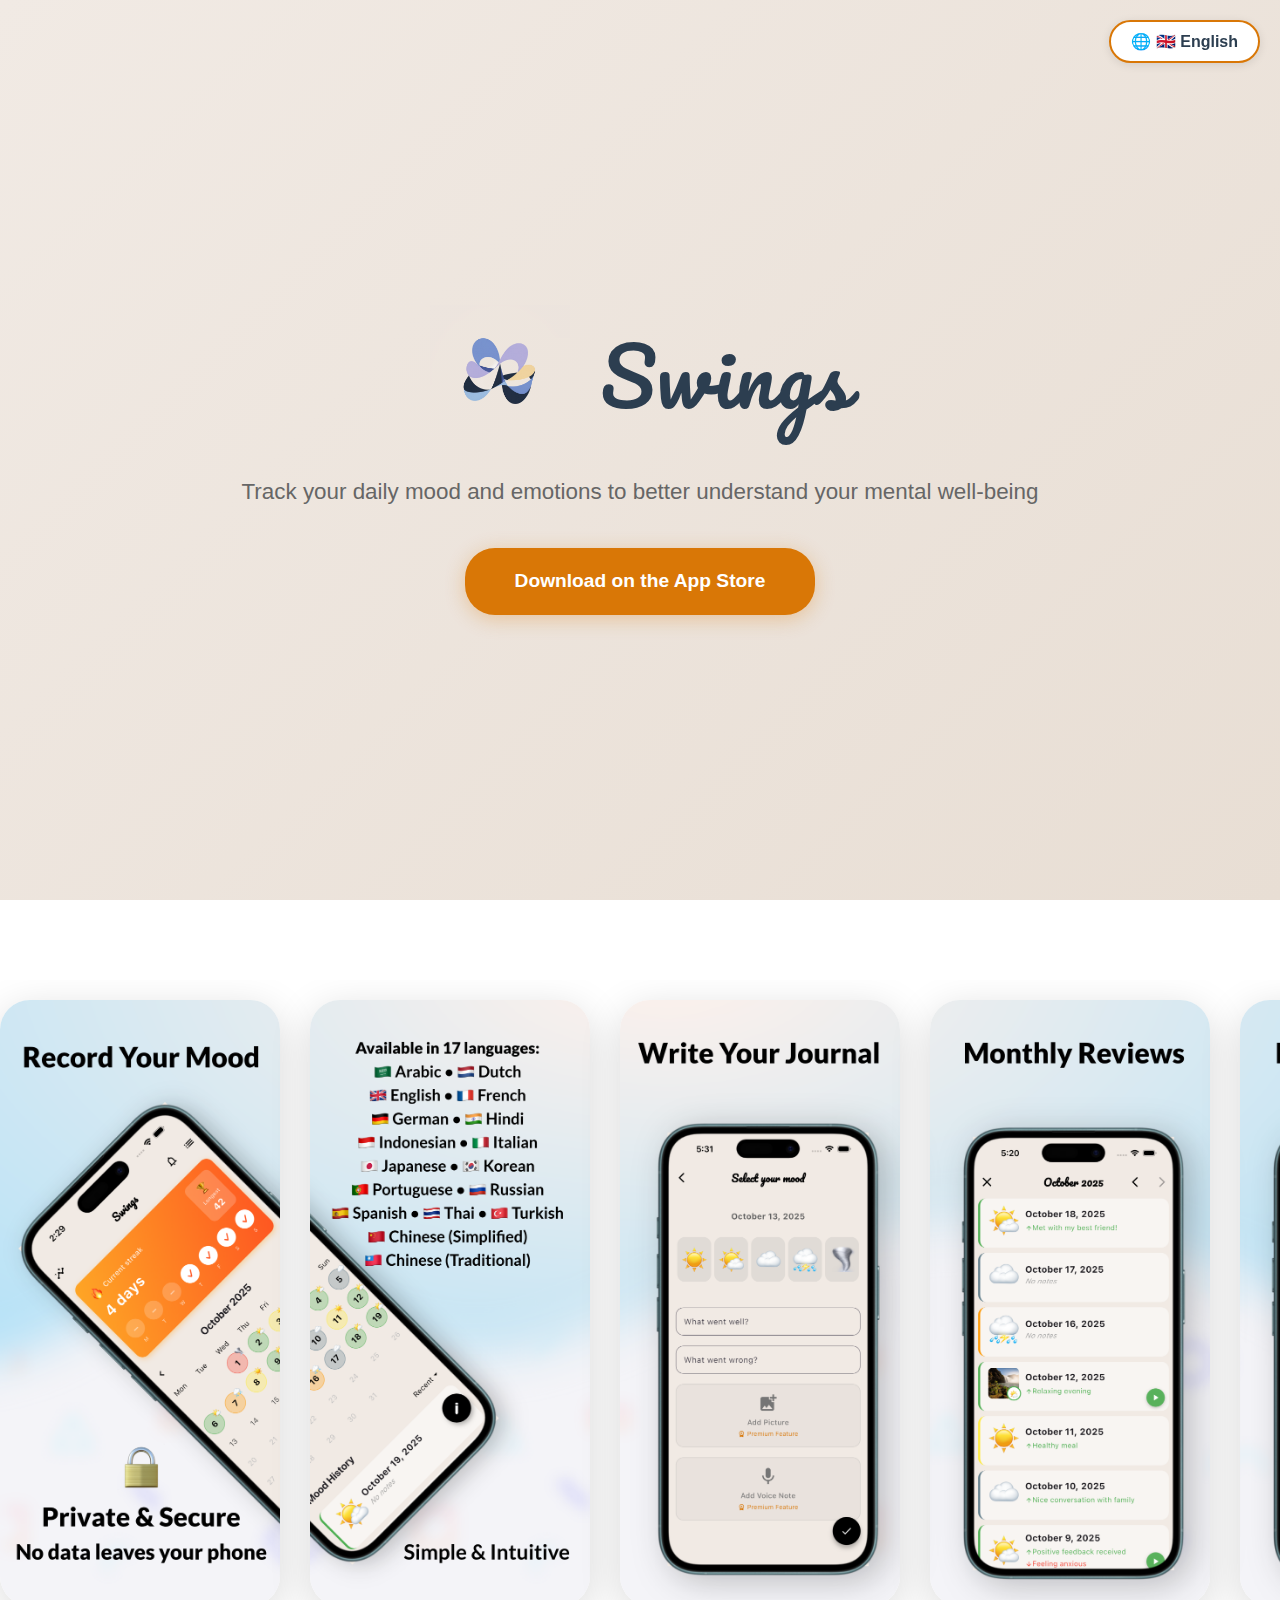
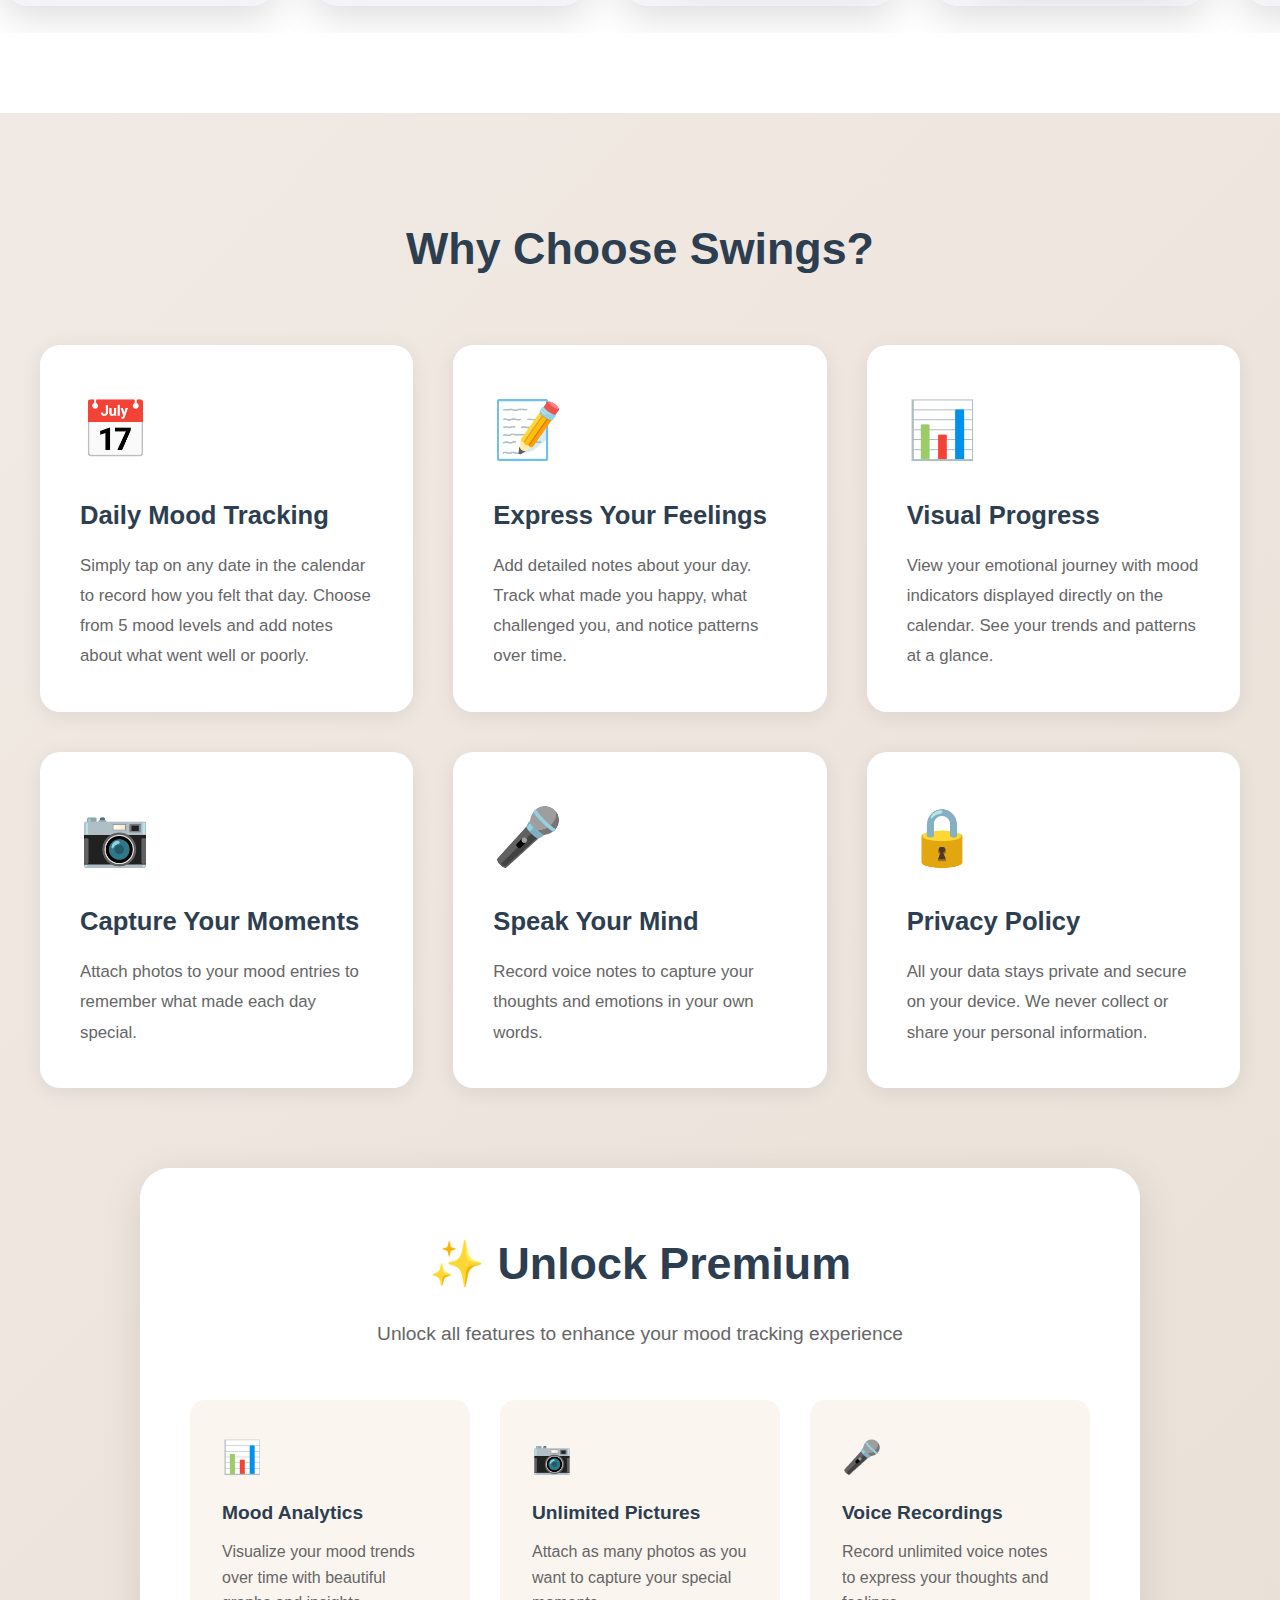
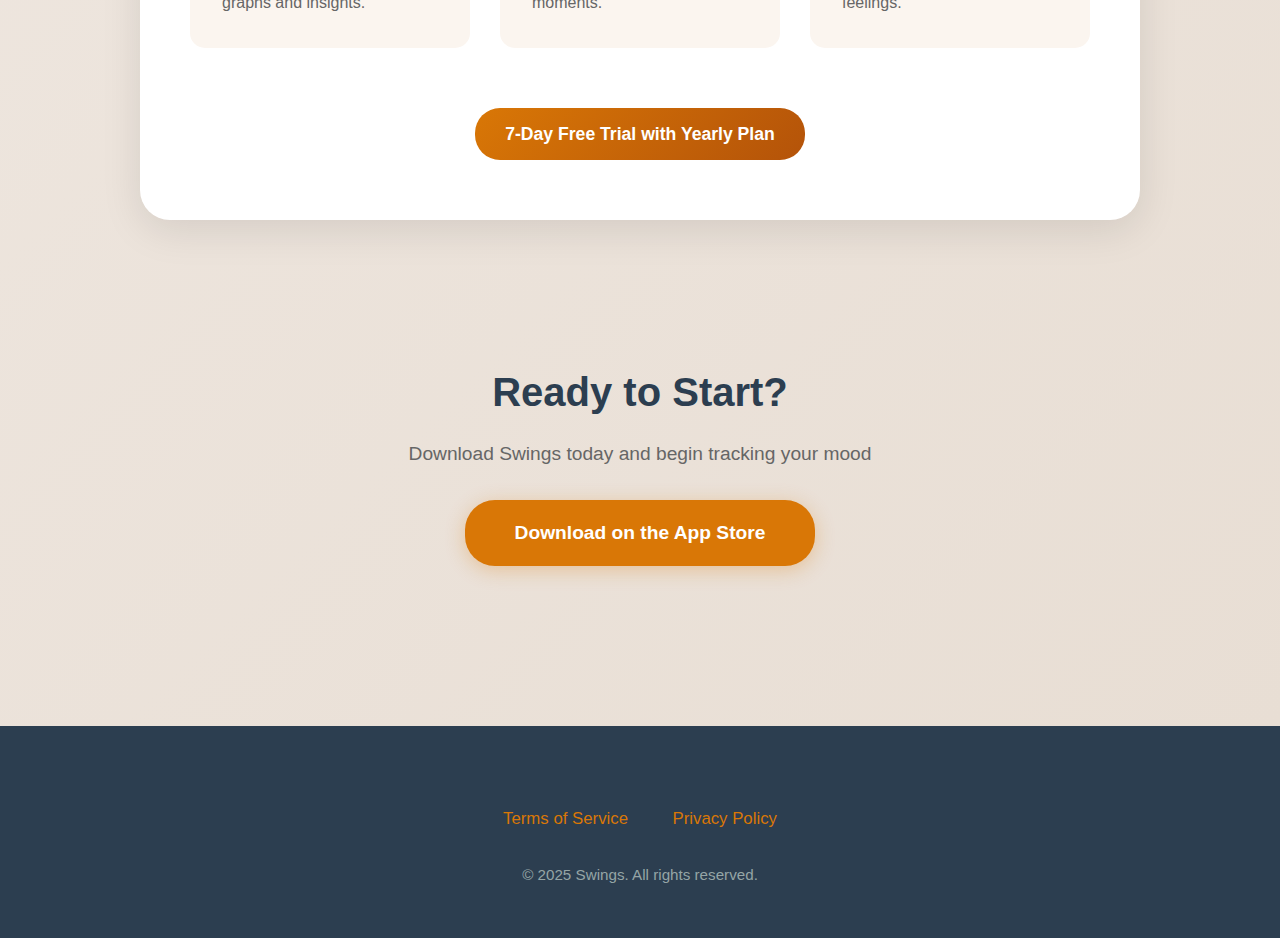
<file: index.html>
<!DOCTYPE html>
<html lang="en">
<head>
    <meta charset="UTF-8">
    <meta name="viewport" content="width=device-width, initial-scale=1.0">
    <meta name="description" content="Swings - Track your daily mood and emotions to better understand your mental well-being">
    <title data-i18n="title">Swings - Mood Tracking App</title>
    <link rel="preconnect" href="https://fonts.googleapis.com">
    <link rel="preconnect" href="https://fonts.gstatic.com" crossorigin>
    <link href="https://fonts.googleapis.com/css2?family=Pacifico&display=swap" rel="stylesheet">
    <link rel="stylesheet" href="css/lang.css">
    <style>
        .language-selector {
            position: fixed;
            top: 20px;
            right: 20px;
            z-index: 1000;
        }
        
        .lang-button {
            background: white;
            border: 2px solid #D97706;
            border-radius: 25px;
            padding: 10px 20px;
            font-size: 1em;
            font-weight: 600;
            color: #2c3e50;
            cursor: pointer;
            box-shadow: 0 2px 10px rgba(0, 0, 0, 0.1);
            transition: all 0.3s ease;
        }
        
        .lang-button:hover {
            background: #FBF5EF;
            transform: translateY(-2px);
            box-shadow: 0 4px 15px rgba(0, 0, 0, 0.15);
        }
        
        .lang-dropdown {
            position: absolute;
            top: 100%;
            right: 0;
            margin-top: 10px;
            background: white;
            border-radius: 15px;
            box-shadow: 0 4px 20px rgba(0, 0, 0, 0.15);
            min-width: 200px;
            max-height: 400px;
            overflow-y: auto;
            display: none;
        }
        
        .lang-dropdown.show {
            display: block;
        }
        
        .lang-option {
            display: block;
            padding: 12px 20px;
            color: #2c3e50;
            text-decoration: none;
            transition: background 0.2s ease;
            border-bottom: 1px solid #f0f0f0;
        }
        
        .lang-option:last-child {
            border-bottom: none;
        }
        
        .lang-option:hover {
            background: #FBF5EF;
        }
        
        .lang-option.active {
            background: #FBF5EF;
            color: #D97706;
            font-weight: 600;
        }
        
        * {
            margin: 0;
            padding: 0;
            box-sizing: border-box;
        }
        
        body {
            font-family: -apple-system, BlinkMacSystemFont, 'Segoe UI', Roboto, Oxygen, Ubuntu, Cantarell, sans-serif;
            line-height: 1.6;
            color: #333;
            background: #FFFFFF;
            overflow-x: hidden;
        }
        
        /* Hero Section */
        .hero {
            background: linear-gradient(135deg, #F1EAE4 0%, #E8DED4 100%);
            min-height: 100vh;
            display: flex;
            align-items: center;
            justify-content: center;
            text-align: center;
            padding: 80px 20px 60px;
            position: relative;
        }
        
        .hero-content {
            max-width: 900px;
            z-index: 2;
        }
        
        .hero-header {
            display: flex;
            align-items: center;
            justify-content: center;
            gap: 30px;
            margin-bottom: 30px;
        }
        
        .app-logo {
            width: 140px;
            height: 140px;
            flex-shrink: 0;
        }
        
        .app-logo img {
            width: 100%;
            height: 100%;
            object-fit: contain;
        }
        
        h1 {
            font-family: 'Pacifico', cursive;
            font-size: 5em;
            color: #2c3e50;
            margin: 0;
            font-weight: 400;
            letter-spacing: 0.02em;
            line-height: 1;
        }
        
        .tagline {
            font-size: 1.4em;
            color: #666;
            margin-bottom: 40px;
            line-height: 1.5;
        }
        
        .cta-button {
            display: inline-block;
            background-color: #D97706;
            color: white;
            padding: 18px 50px;
            border-radius: 30px;
            text-decoration: none;
            font-size: 1.2em;
            font-weight: 600;
            transition: all 0.3s ease;
            box-shadow: 0 4px 20px rgba(217, 119, 6, 0.3);
        }
        
        .cta-button:hover {
            background-color: #B45309;
            transform: translateY(-2px);
            box-shadow: 0 6px 25px rgba(217, 119, 6, 0.4);
        }
        
        /* Screenshot Carousel */
        .screenshots-section {
            padding: 80px 0;
            background: #FFFFFF;
            overflow: hidden;
        }
        
        .screenshots-container {
            width: 100%;
        }
        
        .screenshots-carousel {
            display: flex;
            gap: 30px;
            overflow-x: auto;
            scroll-snap-type: x mandatory;
            padding: 20px 40px;
            -webkit-overflow-scrolling: touch;
            scrollbar-width: none;
        }
        
        /* Center on large screens only */
        @media (min-width: 1600px) {
            .screenshots-carousel {
                justify-content: center;
            }
        }
        
        .screenshots-carousel::-webkit-scrollbar {
            display: none;
        }
        
        .screenshot-item {
            flex: 0 0 280px;
            scroll-snap-align: start;
        }
        
        .screenshot-item:first-child {
            scroll-snap-align: start;
        }
        
        .screenshot-item img {
            width: 100%;
            height: auto;
            border-radius: 30px;
            box-shadow: 0 10px 40px rgba(0, 0, 0, 0.15);
            transition: transform 0.3s ease;
        }
        
        .screenshot-item img:hover {
            transform: scale(1.05);
        }
        
        /* Features Section */
        .features-section {
            padding: 100px 20px;
            background: linear-gradient(135deg, #F1EAE4 0%, #E8DED4 100%);
        }
        
        .container {
            max-width: 1200px;
            margin: 0 auto;
        }
        
        .section-title {
            text-align: center;
            font-size: 2.8em;
            color: #2c3e50;
            margin-bottom: 60px;
            font-weight: 700;
        }
        
        .features-grid {
            display: grid;
            grid-template-columns: repeat(auto-fit, minmax(320px, 1fr));
            gap: 40px;
            margin-bottom: 80px;
        }
        
        .feature {
            background: white;
            padding: 40px;
            border-radius: 20px;
            box-shadow: 0 4px 20px rgba(0, 0, 0, 0.08);
            transition: transform 0.3s ease, box-shadow 0.3s ease;
        }
        
        .feature:hover {
            transform: translateY(-8px);
            box-shadow: 0 8px 30px rgba(0, 0, 0, 0.12);
        }
        
        .feature-icon {
            font-size: 3.5em;
            margin-bottom: 20px;
            display: block;
        }
        
        .feature h3 {
            font-size: 1.6em;
            color: #2c3e50;
            margin-bottom: 15px;
            font-weight: 600;
        }
        
        .feature p {
            color: #666;
            line-height: 1.8;
            font-size: 1.05em;
        }
        
        /* Premium Section */
        .premium-section {
            background: white;
            border-radius: 30px;
            padding: 60px 50px;
            margin: 0 auto 80px;
            max-width: 1000px;
            box-shadow: 0 10px 40px rgba(0, 0, 0, 0.1);
            text-align: center;
        }
        
        .premium-section h2 {
            font-size: 2.8em;
            color: #2c3e50;
            margin-bottom: 20px;
            font-weight: 700;
        }
        
        .premium-subtitle {
            font-size: 1.2em;
            color: #666;
            margin-bottom: 50px;
        }
        
        .premium-features {
            display: grid;
            grid-template-columns: repeat(auto-fit, minmax(250px, 1fr));
            gap: 30px;
            margin-bottom: 40px;
            text-align: left;
        }
        
        .premium-feature {
            padding: 30px;
            background: #FBF5EF;
            border-radius: 15px;
            border: 2px solid transparent;
            transition: border-color 0.3s ease;
        }
        
        .premium-feature:hover {
            border-color: #D97706;
        }
        
        .premium-feature-icon {
            color: #D97706;
            font-size: 2em;
            margin-bottom: 15px;
            display: block;
        }
        
        .premium-feature h4 {
            color: #2c3e50;
            margin-bottom: 10px;
            font-size: 1.2em;
            font-weight: 600;
        }
        
        .premium-feature p {
            color: #666;
            line-height: 1.6;
        }
        
        .trial-badge {
            display: inline-block;
            background: linear-gradient(135deg, #D97706, #B45309);
            color: white;
            padding: 12px 30px;
            border-radius: 25px;
            font-weight: 600;
            font-size: 1.1em;
            margin-top: 20px;
        }
        
        /* Bottom CTA Section */
        .bottom-cta {
            text-align: center;
            padding: 60px 50px;
            margin: 80px auto 0;
            max-width: 800px;
        }
        
        .bottom-cta h2 {
            font-size: 2.5em;
            color: #2c3e50;
            margin-bottom: 15px;
            font-weight: 700;
        }
        
        .bottom-cta p {
            font-size: 1.2em;
            color: #666;
            margin-bottom: 30px;
        }
        
        /* Footer */
        footer {
            background: #2c3e50;
            color: #ecf0f1;
            text-align: center;
            padding: 50px 20px;
        }
        
        .footer-links {
            margin: 30px 0;
        }
        
        .footer-links a {
            color: #D97706;
            text-decoration: none;
            margin: 0 20px;
            font-weight: 500;
            font-size: 1.05em;
            transition: color 0.3s ease;
        }
        
        .footer-links a:hover {
            color: #B45309;
            text-decoration: underline;
        }
        
        .copyright {
            margin-top: 30px;
            color: #95a5a6;
            font-size: 0.95em;
        }
        
        /* Responsive Design */
        @media (max-width: 768px) {
            .hero-header {
                flex-direction: column;
                gap: 20px;
            }
            
            h1 {
                font-size: 3em;
            }
            
            .app-logo {
                width: 100px;
                height: 100px;
            }
            
            .tagline {
                font-size: 1.1em;
            }
            
            .section-title {
                font-size: 2em;
            }
            
            .features-grid {
                grid-template-columns: 1fr;
            }
            
            .premium-section {
                padding: 40px 30px;
            }
            
            .premium-section h2 {
                font-size: 2em;
            }
            
            .screenshot-item {
                flex: 0 0 240px;
            }
            
            .screenshots-carousel {
                padding: 20px 20px;
            }
        }
    </style>
</head>
<body>
    <!-- Hero Section -->
    <section class="hero">
        <div class="hero-content">
            <div class="hero-header">
                <div class="app-logo">
                    <img src="assets/logos/swings_logo_no_bg.png" alt="Swings App Logo">
                </div>
                <h1>Swings</h1>
            </div>
            <p class="tagline" data-i18n="tagline">Track your daily mood and emotions to better understand your mental well-being</p>
            <a href="https://apps.apple.com/app/swings-mood-journal/id6753060153" class="cta-button" data-i18n="download">Download on the App Store</a>
        </div>
    </section>
    
    <!-- Screenshots Section -->
    <section class="screenshots-section">
        <div class="screenshots-container">
            <div class="screenshots-carousel">
                <div class="screenshot-item">
                    <img src="images/Hotpot 0.png" alt="Welcome to Swings">
                </div>
                <div class="screenshot-item">
                    <img src="images/Hotpot 1.png" alt="Daily Mood Tracking">
                </div>
                <div class="screenshot-item">
                    <img src="images/Hotpot 2.png" alt="Express Your Feelings">
                </div>
                <div class="screenshot-item">
                    <img src="images/Hotpot 3.png" alt="Capture Your Moments">
                </div>
                <div class="screenshot-item">
                    <img src="images/Hotpot 4.png" alt="Premium Features">
                </div>
            </div>
        </div>
    </section>
    
    <!-- Features Section -->
    <section class="features-section">
        <div class="container">
            <h2 class="section-title" data-i18n="featuresTitle">Why Choose Swings?</h2>
            
            <div class="features-grid">
                <div class="feature">
                    <span class="feature-icon">📅</span>
                    <h3 data-i18n="dailyMood">Daily Mood Tracking</h3>
                    <p data-i18n="dailyMoodDesc">Simply tap on any date in the calendar to record how you felt that day. Choose from 5 mood levels and add notes about what went well or poorly.</p>
                </div>
                
                <div class="feature">
                    <span class="feature-icon">📝</span>
                    <h3 data-i18n="express">Express Your Feelings</h3>
                    <p data-i18n="expressDesc">Add detailed notes about your day. Track what made you happy, what challenged you, and notice patterns over time.</p>
                </div>
                
                <div class="feature">
                    <span class="feature-icon">📊</span>
                    <h3 data-i18n="visualProgress">Visual Progress</h3>
                    <p data-i18n="visualProgressDesc">View your emotional journey with mood indicators displayed directly on the calendar. See your trends and patterns at a glance.</p>
                </div>
                
                <div class="feature">
                    <span class="feature-icon">📷</span>
                    <h3 data-i18n="captureTitle">Capture Your Moments</h3>
                    <p data-i18n="captureDesc">Attach photos to your mood entries to remember what made each day special.</p>
                </div>
                
                <div class="feature">
                    <span class="feature-icon">🎤</span>
                    <h3 data-i18n="voiceTitle">Speak Your Mind</h3>
                    <p data-i18n="voiceDesc">Record voice notes to capture your thoughts and emotions in your own words.</p>
                </div>
                
                <div class="feature">
                    <span class="feature-icon">🔒</span>
                    <h3 data-i18n="privacyTitle">Your Privacy Matters</h3>
                    <p data-i18n="privacyDesc">All your data stays private and secure on your device. We never collect or share your personal information.</p>
                </div>
            </div>
            
            <!-- Premium Section -->
            <div class="premium-section">
                <h2 data-i18n="premiumFeatures">✨ Unlock Premium</h2>
                <p class="premium-subtitle" data-i18n="premiumSubtitle">Unlock all features to enhance your mood tracking experience</p>
                
                <div class="premium-features">
                    <div class="premium-feature">
                        <span class="premium-feature-icon">📊</span>
                        <h4 data-i18n="moodAnalytics">Mood Analytics</h4>
                        <p data-i18n="moodAnalyticsDesc">Visualize your mood trends over time with beautiful graphs and insights.</p>
                    </div>
                    
                    <div class="premium-feature">
                        <span class="premium-feature-icon">📷</span>
                        <h4 data-i18n="unlimitedPictures">Unlimited Pictures</h4>
                        <p data-i18n="unlimitedPicturesDesc">Attach as many photos as you want to capture your special moments.</p>
                    </div>
                    
                    <div class="premium-feature">
                        <span class="premium-feature-icon">🎤</span>
                        <h4 data-i18n="voiceRecordings">Voice Recordings</h4>
                        <p data-i18n="voiceRecordingsDesc">Record unlimited voice notes to express your thoughts and feelings.</p>
                    </div>
                </div>
                
                <div class="trial-badge" data-i18n="freeTrial">
                    7-Day Free Trial with Yearly Plan
                </div>
            </div>
            
            <!-- Bottom CTA Section -->
            <div class="bottom-cta">
                <h2 data-i18n="readyToStart">Ready to Start?</h2>
                <p data-i18n="downloadNow">Download Swings today and begin tracking your mood</p>
                <a href="https://apps.apple.com/app/swings-mood-journal/id6753060153" class="cta-button" data-i18n="download">Download on the App Store</a>
            </div>
        </div>
    </section>
    
    <!-- Footer -->
    <footer>
        <div class="footer-links">
            <a href="terms.html" data-i18n="terms">Terms of Service</a>
            <a href="privacy.html" data-i18n="privacy">Privacy Policy</a>
        </div>
        <p class="copyright" data-i18n="copyright">&copy; 2025 Swings. All rights reserved.</p>
    </footer>
    
    <script src="js/lang.js"></script>
</body>
</html>
</file>
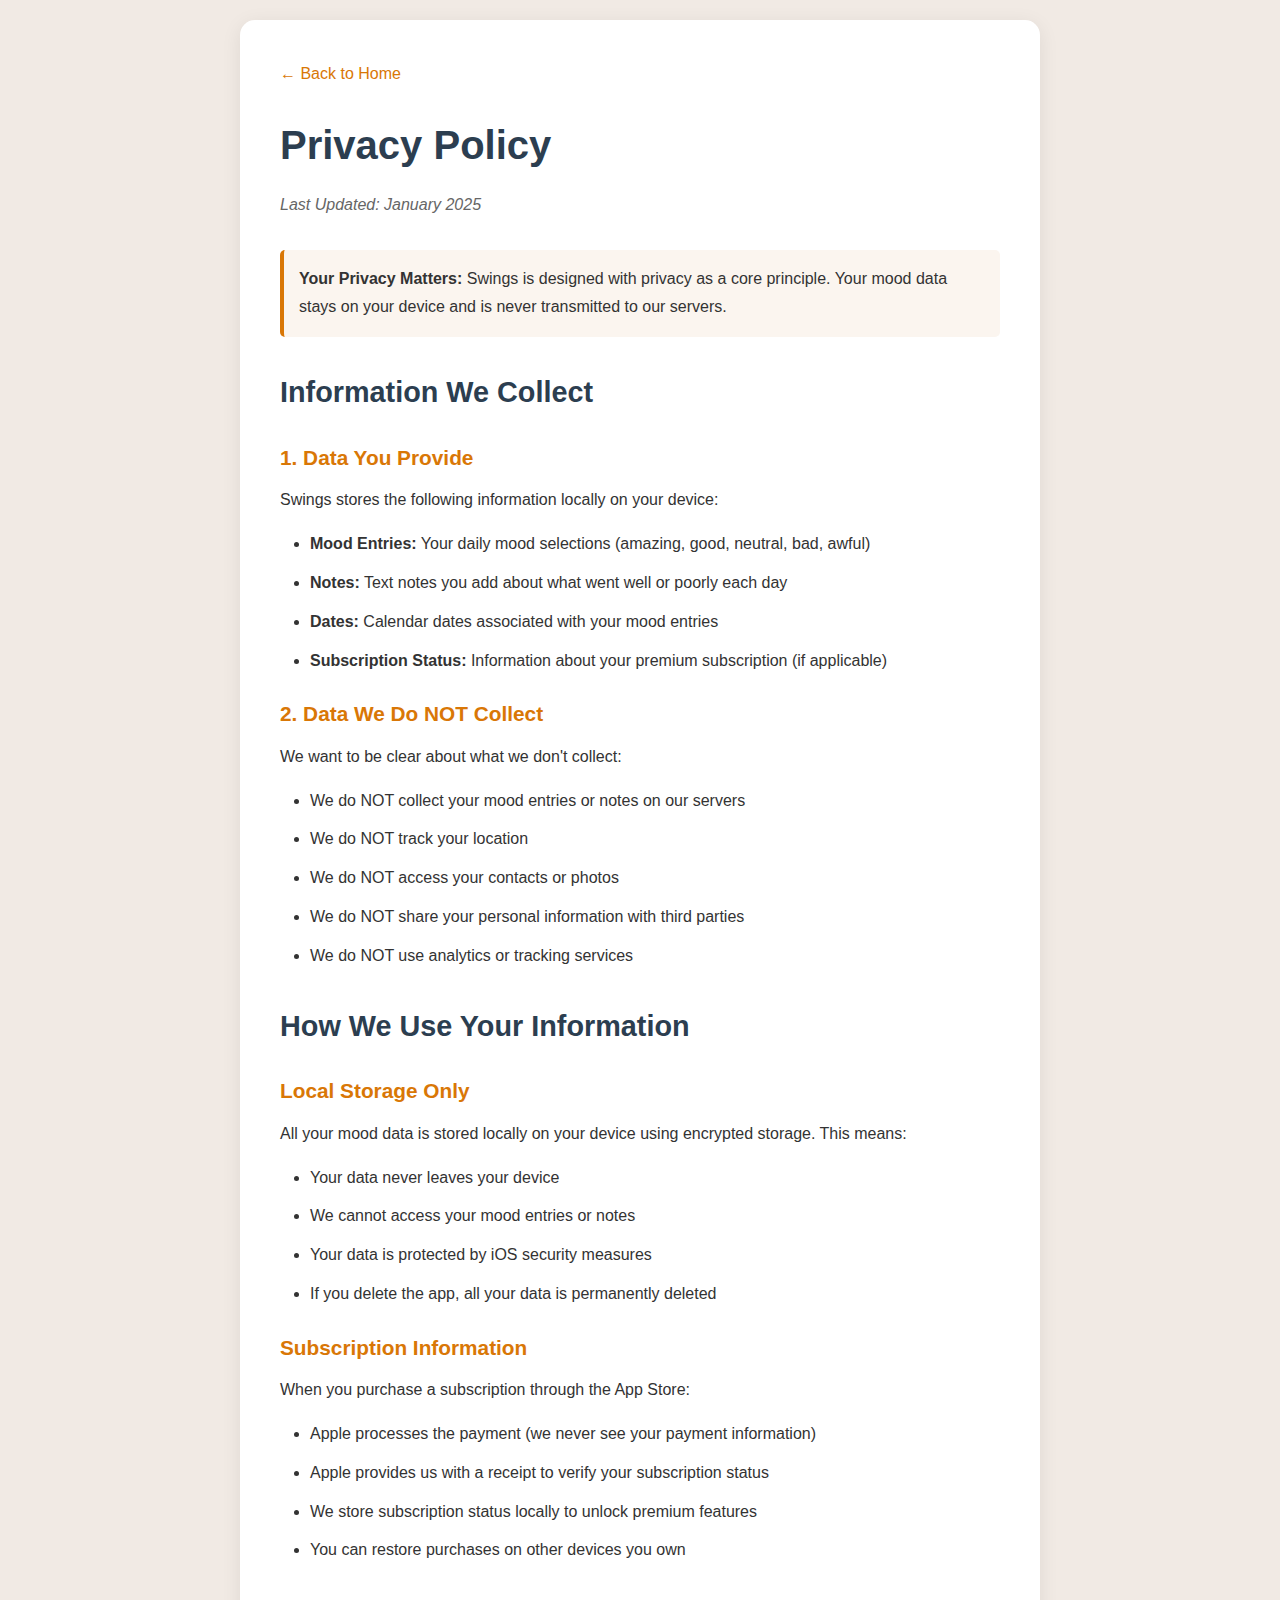
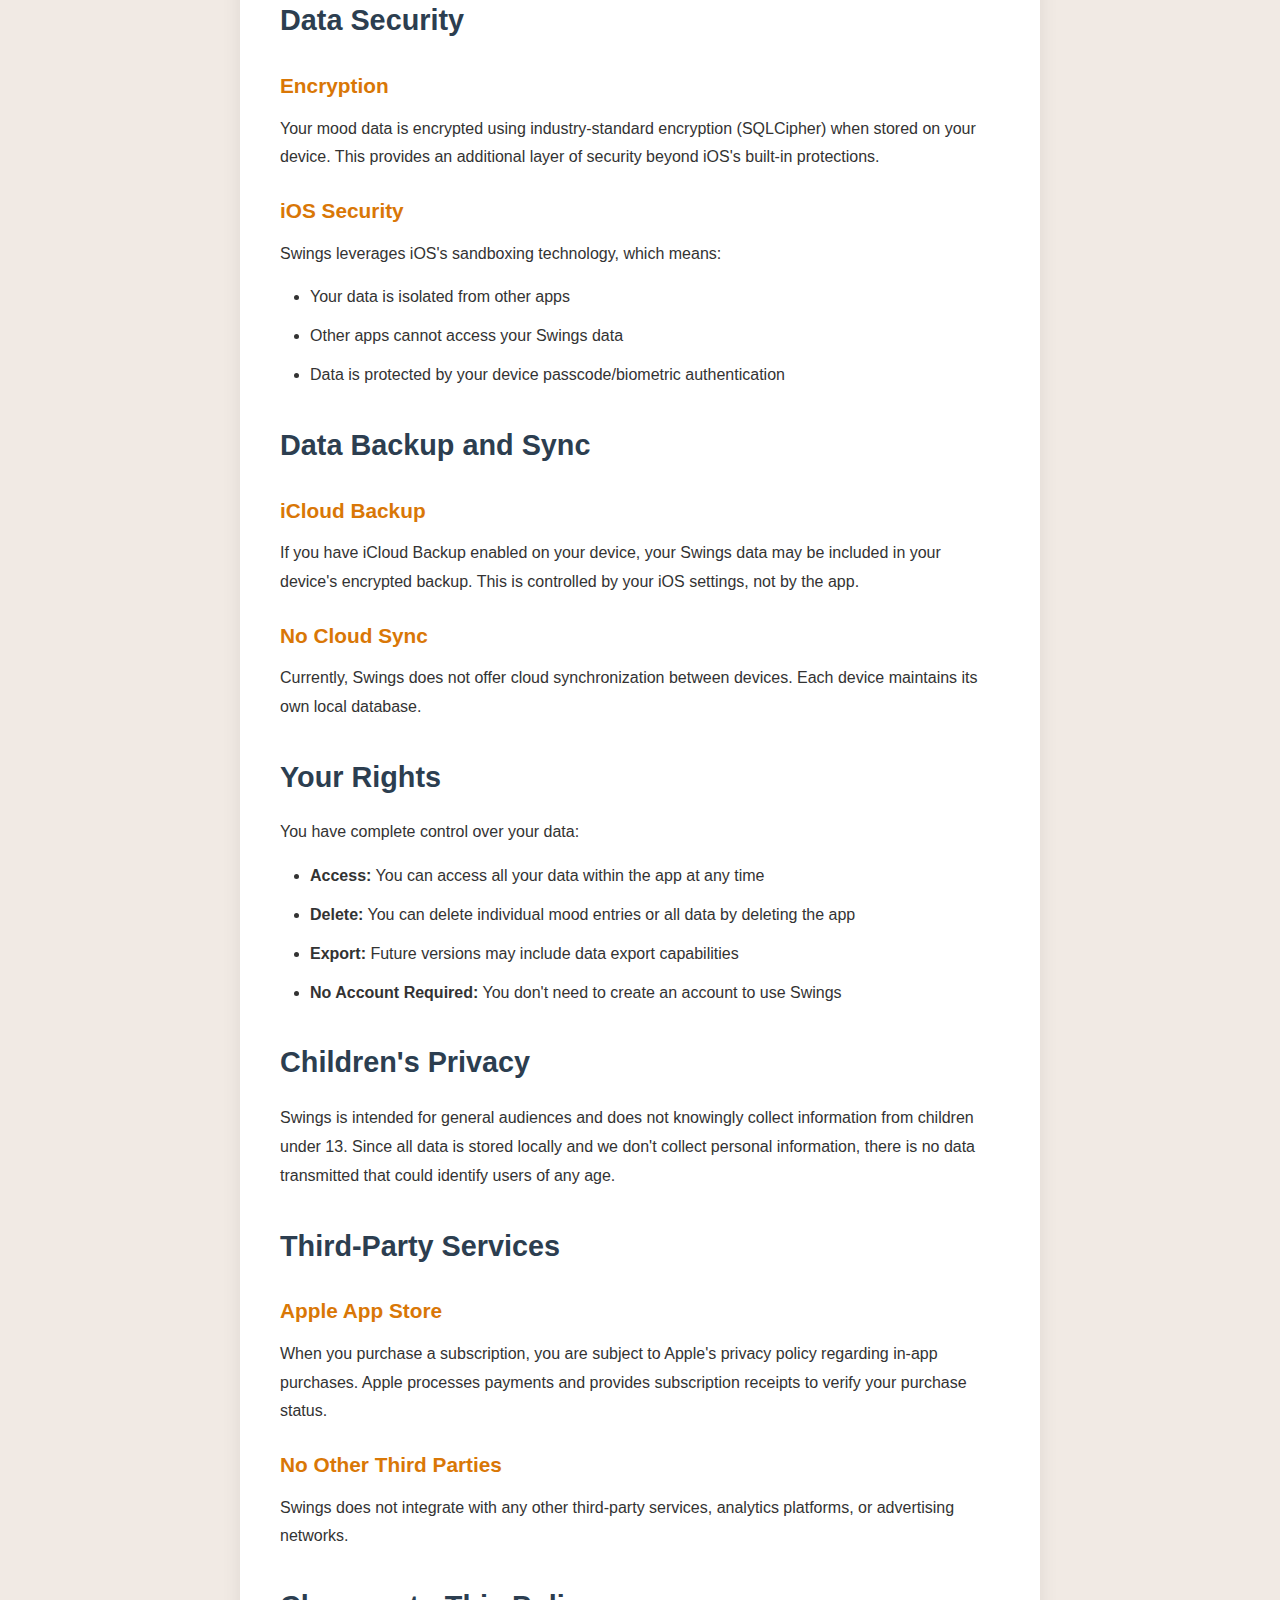
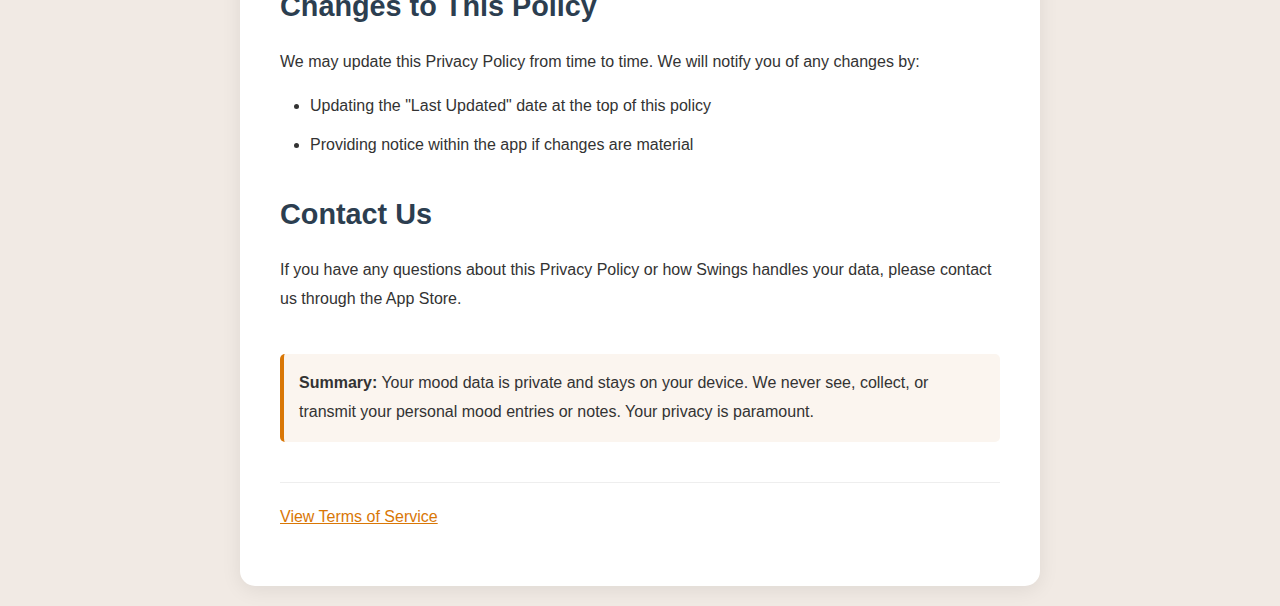
<file: privacy.html>
<!DOCTYPE html>
<html lang="en">
<head>
    <meta charset="UTF-8">
    <meta name="viewport" content="width=device-width, initial-scale=1.0">
    <title>Privacy Policy - Swings</title>
    <style>
        * {
            margin: 0;
            padding: 0;
            box-sizing: border-box;
        }
        
        body {
            font-family: -apple-system, BlinkMacSystemFont, 'Segoe UI', Roboto, Oxygen, Ubuntu, Cantarell, sans-serif;
            line-height: 1.8;
            color: #333;
            background: #F1EAE4;
            padding: 20px;
        }
        
        .container {
            max-width: 800px;
            margin: 0 auto;
            background: white;
            padding: 40px;
            border-radius: 15px;
            box-shadow: 0 4px 20px rgba(0, 0, 0, 0.08);
        }
        
        h1 {
            color: #2c3e50;
            margin-bottom: 10px;
            font-size: 2.5em;
        }
        
        .last-updated {
            color: #666;
            margin-bottom: 30px;
            font-style: italic;
        }
        
        h2 {
            color: #2c3e50;
            margin-top: 30px;
            margin-bottom: 15px;
            font-size: 1.8em;
        }
        
        h3 {
            color: #D97706;
            margin-top: 20px;
            margin-bottom: 10px;
            font-size: 1.3em;
        }
        
        p {
            margin-bottom: 15px;
        }
        
        ul {
            margin-left: 30px;
            margin-bottom: 15px;
        }
        
        li {
            margin-bottom: 10px;
        }
        
        .back-link {
            display: inline-block;
            color: #D97706;
            text-decoration: none;
            margin-bottom: 20px;
            font-weight: 500;
        }
        
        .back-link:hover {
            text-decoration: underline;
        }
        
        .highlight {
            background-color: #FBF5EF;
            padding: 15px;
            border-left: 4px solid #D97706;
            margin: 20px 0;
            border-radius: 5px;
        }
        
        @media (max-width: 768px) {
            .container {
                padding: 20px;
            }
            
            h1 {
                font-size: 2em;
            }
        }
    </style>
</head>
<body>
    <div class="container">
        <a href="index.html" class="back-link">← Back to Home</a>
        
        <h1>Privacy Policy</h1>
        <p class="last-updated">Last Updated: January 2025</p>
        
        <div class="highlight">
            <strong>Your Privacy Matters:</strong> Swings is designed with privacy as a core principle. Your mood data stays on your device and is never transmitted to our servers.
        </div>
        
        <h2>Information We Collect</h2>
        
        <h3>1. Data You Provide</h3>
        <p>Swings stores the following information locally on your device:</p>
        <ul>
            <li><strong>Mood Entries:</strong> Your daily mood selections (amazing, good, neutral, bad, awful)</li>
            <li><strong>Notes:</strong> Text notes you add about what went well or poorly each day</li>
            <li><strong>Dates:</strong> Calendar dates associated with your mood entries</li>
            <li><strong>Subscription Status:</strong> Information about your premium subscription (if applicable)</li>
        </ul>
        
        <h3>2. Data We Do NOT Collect</h3>
        <p>We want to be clear about what we don't collect:</p>
        <ul>
            <li>We do NOT collect your mood entries or notes on our servers</li>
            <li>We do NOT track your location</li>
            <li>We do NOT access your contacts or photos</li>
            <li>We do NOT share your personal information with third parties</li>
            <li>We do NOT use analytics or tracking services</li>
        </ul>
        
        <h2>How We Use Your Information</h2>
        
        <h3>Local Storage Only</h3>
        <p>All your mood data is stored locally on your device using encrypted storage. This means:</p>
        <ul>
            <li>Your data never leaves your device</li>
            <li>We cannot access your mood entries or notes</li>
            <li>Your data is protected by iOS security measures</li>
            <li>If you delete the app, all your data is permanently deleted</li>
        </ul>
        
        <h3>Subscription Information</h3>
        <p>When you purchase a subscription through the App Store:</p>
        <ul>
            <li>Apple processes the payment (we never see your payment information)</li>
            <li>Apple provides us with a receipt to verify your subscription status</li>
            <li>We store subscription status locally to unlock premium features</li>
            <li>You can restore purchases on other devices you own</li>
        </ul>
        
        <h2>Data Security</h2>
        
        <h3>Encryption</h3>
        <p>Your mood data is encrypted using industry-standard encryption (SQLCipher) when stored on your device. This provides an additional layer of security beyond iOS's built-in protections.</p>
        
        <h3>iOS Security</h3>
        <p>Swings leverages iOS's sandboxing technology, which means:</p>
        <ul>
            <li>Your data is isolated from other apps</li>
            <li>Other apps cannot access your Swings data</li>
            <li>Data is protected by your device passcode/biometric authentication</li>
        </ul>
        
        <h2>Data Backup and Sync</h2>
        
        <h3>iCloud Backup</h3>
        <p>If you have iCloud Backup enabled on your device, your Swings data may be included in your device's encrypted backup. This is controlled by your iOS settings, not by the app.</p>
        
        <h3>No Cloud Sync</h3>
        <p>Currently, Swings does not offer cloud synchronization between devices. Each device maintains its own local database.</p>
        
        <h2>Your Rights</h2>
        
        <p>You have complete control over your data:</p>
        <ul>
            <li><strong>Access:</strong> You can access all your data within the app at any time</li>
            <li><strong>Delete:</strong> You can delete individual mood entries or all data by deleting the app</li>
            <li><strong>Export:</strong> Future versions may include data export capabilities</li>
            <li><strong>No Account Required:</strong> You don't need to create an account to use Swings</li>
        </ul>
        
        <h2>Children's Privacy</h2>
        
        <p>Swings is intended for general audiences and does not knowingly collect information from children under 13. Since all data is stored locally and we don't collect personal information, there is no data transmitted that could identify users of any age.</p>
        
        <h2>Third-Party Services</h2>
        
        <h3>Apple App Store</h3>
        <p>When you purchase a subscription, you are subject to Apple's privacy policy regarding in-app purchases. Apple processes payments and provides subscription receipts to verify your purchase status.</p>
        
        <h3>No Other Third Parties</h3>
        <p>Swings does not integrate with any other third-party services, analytics platforms, or advertising networks.</p>
        
        <h2>Changes to This Policy</h2>
        
        <p>We may update this Privacy Policy from time to time. We will notify you of any changes by:</p>
        <ul>
            <li>Updating the "Last Updated" date at the top of this policy</li>
            <li>Providing notice within the app if changes are material</li>
        </ul>
        
        <h2>Contact Us</h2>
        
        <p>If you have any questions about this Privacy Policy or how Swings handles your data, please contact us through the App Store.</p>
        
        <div class="highlight" style="margin-top: 40px;">
            <strong>Summary:</strong> Your mood data is private and stays on your device. We never see, collect, or transmit your personal mood entries or notes. Your privacy is paramount.
        </div>
        
        <p style="margin-top: 40px; padding-top: 20px; border-top: 1px solid #eee;">
            <a href="terms.html" style="color: #D97706;">View Terms of Service</a>
        </p>
    </div>
</body>
</html>
</file>
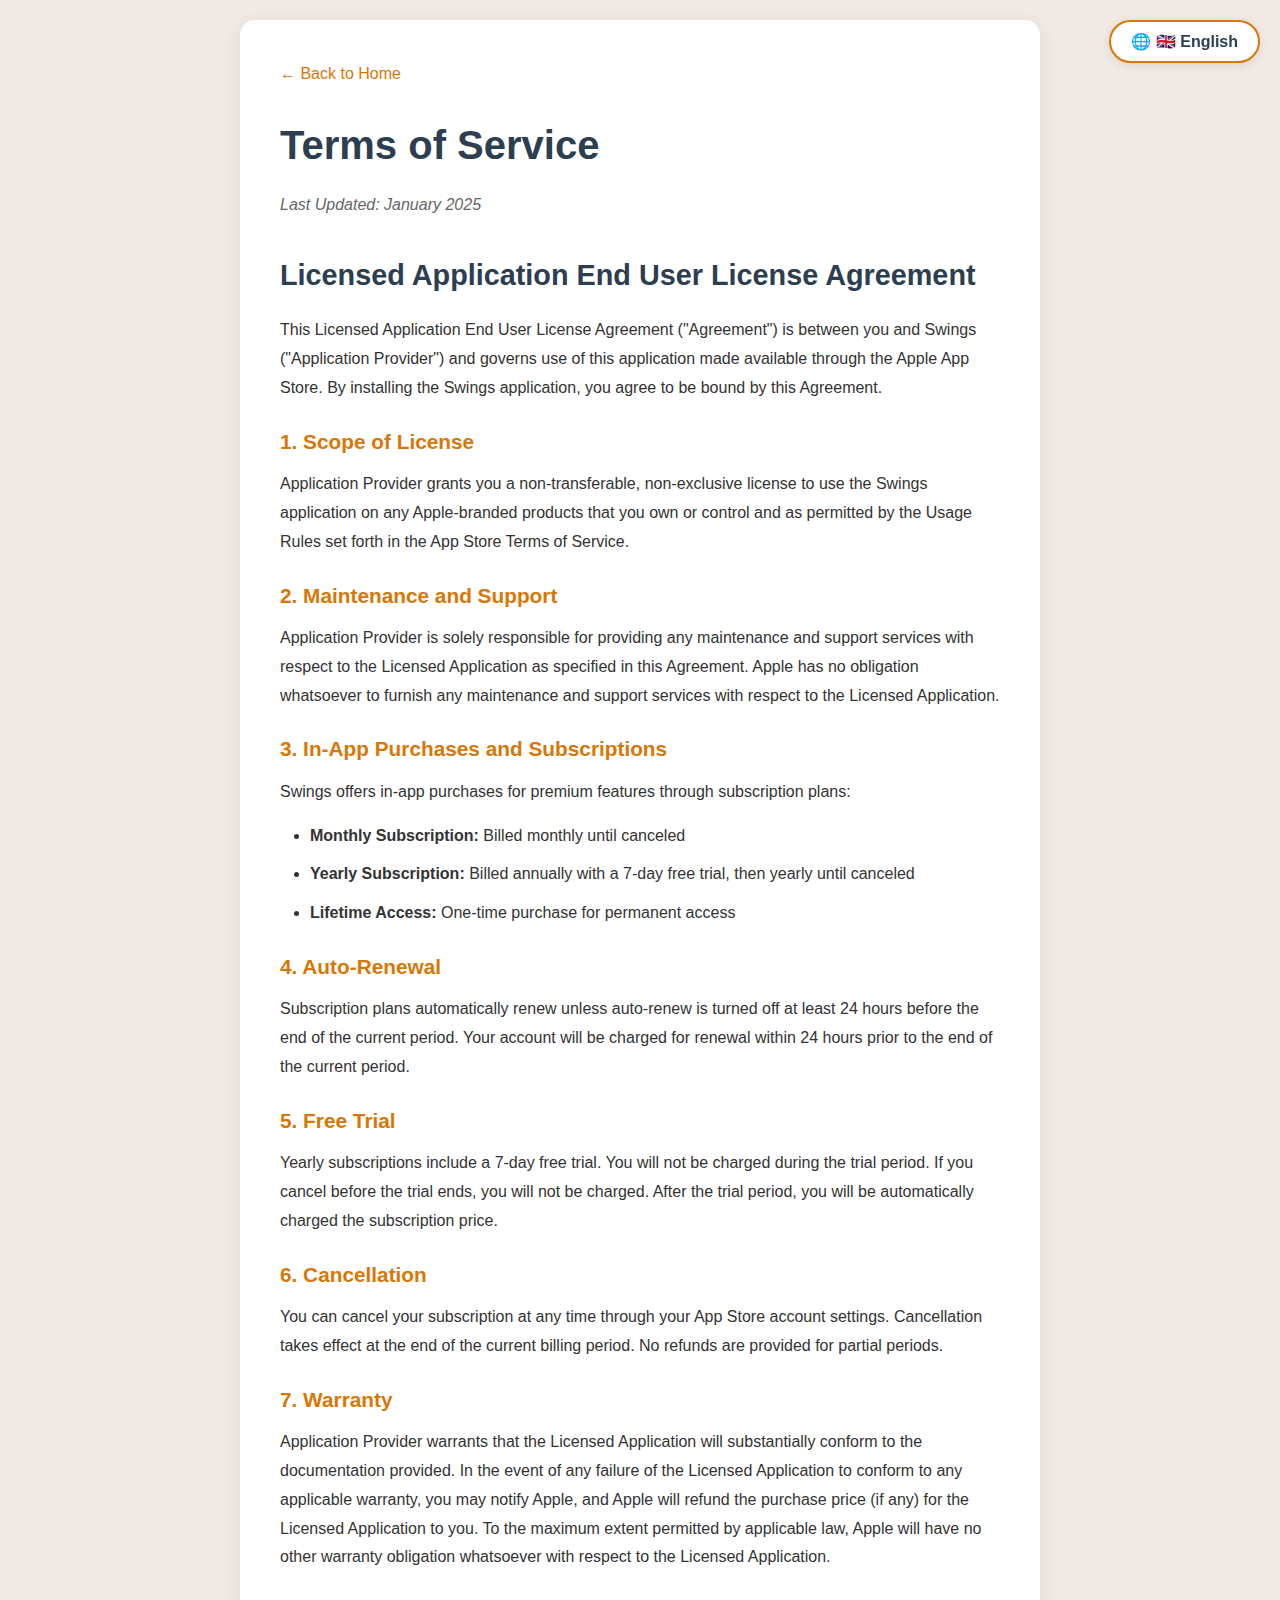
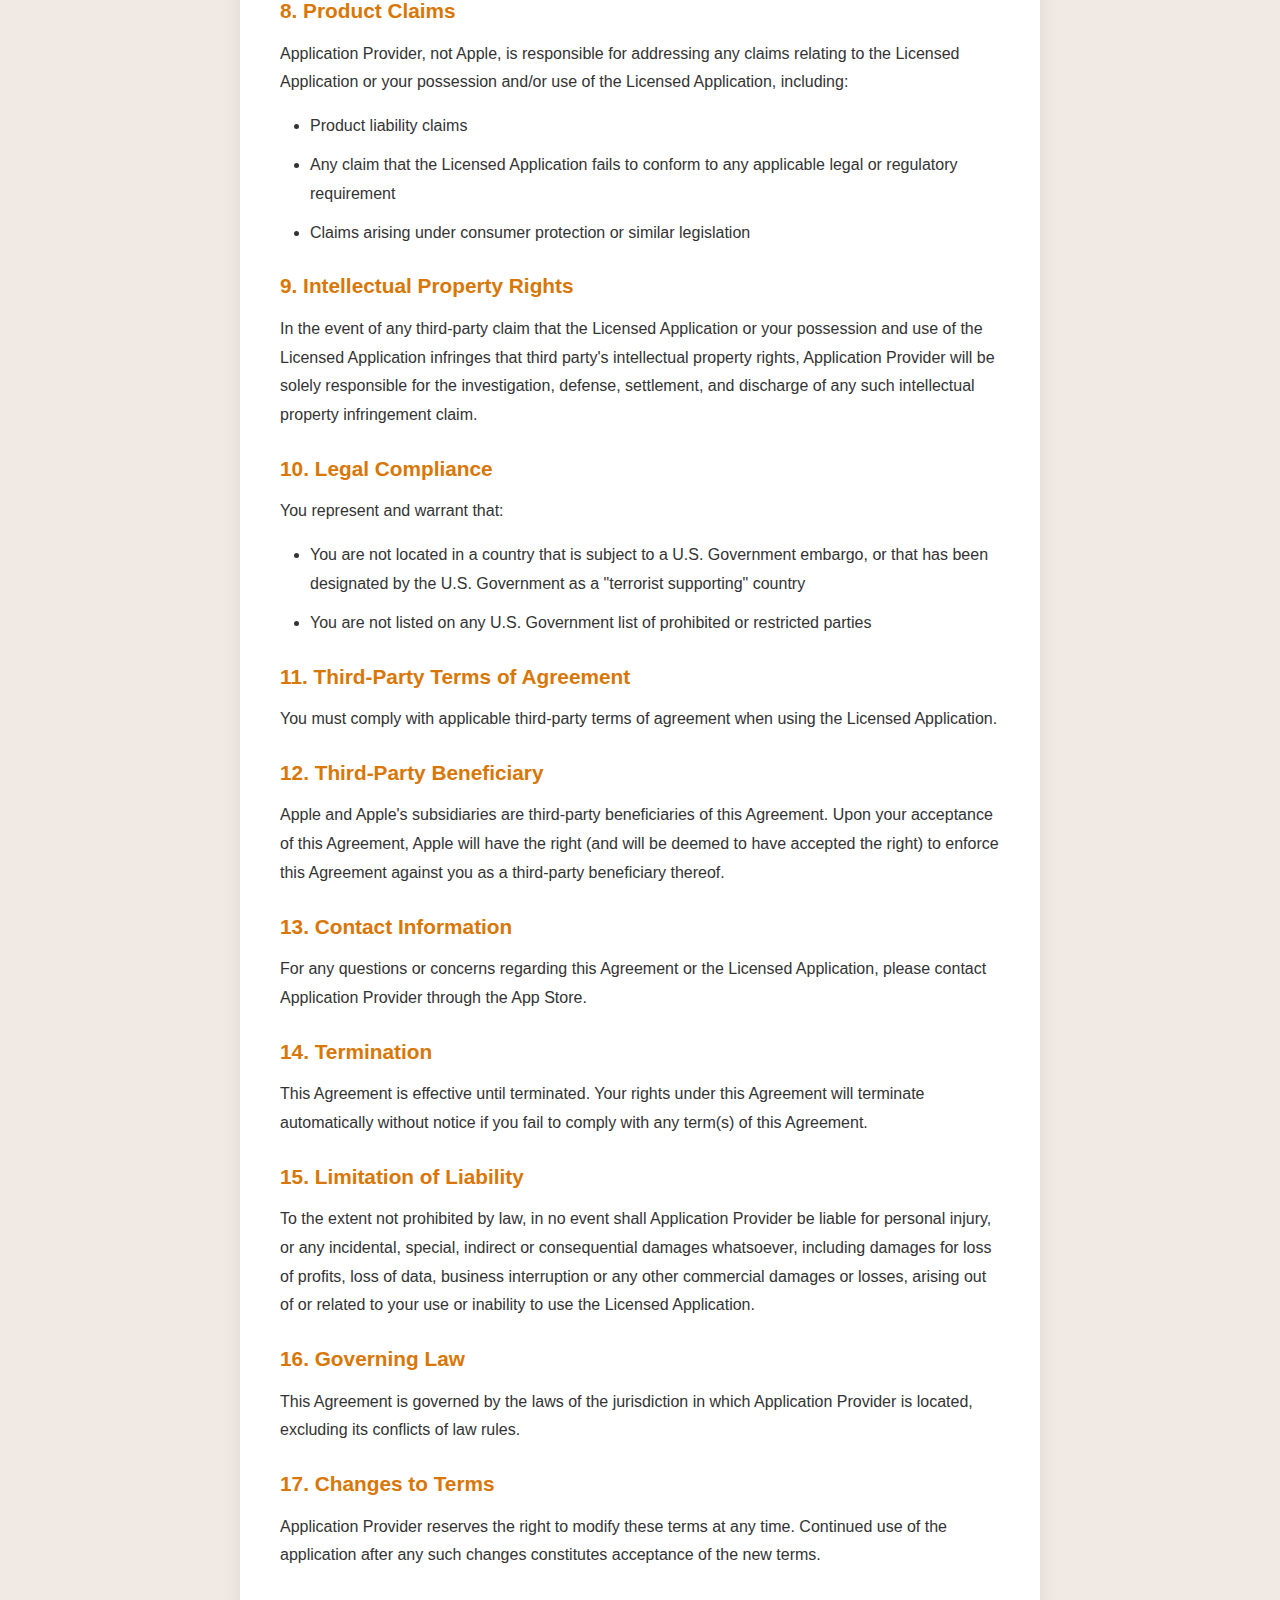
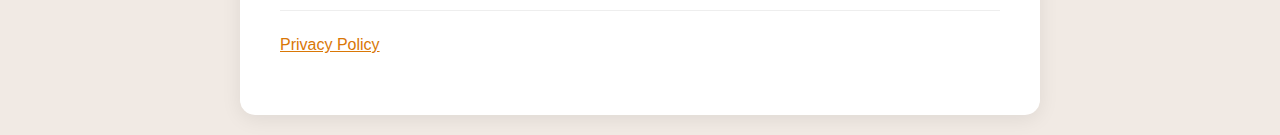
<file: terms.html>
<!DOCTYPE html>
<html lang="en">
<head>
    <meta charset="UTF-8">
    <meta name="viewport" content="width=device-width, initial-scale=1.0">
    <title>Terms of Service - Swings</title>
    <link rel="stylesheet" href="css/lang.css">
    <style>
        * {
            margin: 0;
            padding: 0;
            box-sizing: border-box;
        }
        
        body {
            font-family: -apple-system, BlinkMacSystemFont, 'Segoe UI', Roboto, Oxygen, Ubuntu, Cantarell, sans-serif;
            line-height: 1.8;
            color: #333;
            background: #F1EAE4;
            padding: 20px;
        }
        
        .container {
            max-width: 800px;
            margin: 0 auto;
            background: white;
            padding: 40px;
            border-radius: 15px;
            box-shadow: 0 4px 20px rgba(0, 0, 0, 0.08);
        }
        
        h1 {
            color: #2c3e50;
            margin-bottom: 10px;
            font-size: 2.5em;
        }
        
        .last-updated {
            color: #666;
            margin-bottom: 30px;
            font-style: italic;
        }
        
        h2 {
            color: #2c3e50;
            margin-top: 30px;
            margin-bottom: 15px;
            font-size: 1.8em;
        }
        
        h3 {
            color: #D97706;
            margin-top: 20px;
            margin-bottom: 10px;
            font-size: 1.3em;
        }
        
        p {
            margin-bottom: 15px;
        }
        
        ul {
            margin-left: 30px;
            margin-bottom: 15px;
        }
        
        li {
            margin-bottom: 10px;
        }
        
        .back-link {
            display: inline-block;
            color: #D97706;
            text-decoration: none;
            margin-bottom: 20px;
            font-weight: 500;
        }
        
        .back-link:hover {
            text-decoration: underline;
        }
        
        @media (max-width: 768px) {
            .container {
                padding: 20px;
            }
            
            h1 {
                font-size: 2em;
            }
        }
    </style>
</head>
<body>
    <div class="container">
        <a href="index.html" class="back-link" data-i18n="backHome">← Back to Home</a>
        
        <h1>Terms of Service</h1>
        <p class="last-updated">Last Updated: January 2025</p>
        
        <h2>Licensed Application End User License Agreement</h2>
        
        <p>This Licensed Application End User License Agreement ("Agreement") is between you and Swings ("Application Provider") and governs use of this application made available through the Apple App Store. By installing the Swings application, you agree to be bound by this Agreement.</p>
        
        <h3>1. Scope of License</h3>
        <p>Application Provider grants you a non-transferable, non-exclusive license to use the Swings application on any Apple-branded products that you own or control and as permitted by the Usage Rules set forth in the App Store Terms of Service.</p>
        
        <h3>2. Maintenance and Support</h3>
        <p>Application Provider is solely responsible for providing any maintenance and support services with respect to the Licensed Application as specified in this Agreement. Apple has no obligation whatsoever to furnish any maintenance and support services with respect to the Licensed Application.</p>
        
        <h3>3. In-App Purchases and Subscriptions</h3>
        <p>Swings offers in-app purchases for premium features through subscription plans:</p>
        <ul>
            <li><strong>Monthly Subscription:</strong> Billed monthly until canceled</li>
            <li><strong>Yearly Subscription:</strong> Billed annually with a 7-day free trial, then yearly until canceled</li>
            <li><strong>Lifetime Access:</strong> One-time purchase for permanent access</li>
        </ul>
        
        <h3>4. Auto-Renewal</h3>
        <p>Subscription plans automatically renew unless auto-renew is turned off at least 24 hours before the end of the current period. Your account will be charged for renewal within 24 hours prior to the end of the current period.</p>
        
        <h3>5. Free Trial</h3>
        <p>Yearly subscriptions include a 7-day free trial. You will not be charged during the trial period. If you cancel before the trial ends, you will not be charged. After the trial period, you will be automatically charged the subscription price.</p>
        
        <h3>6. Cancellation</h3>
        <p>You can cancel your subscription at any time through your App Store account settings. Cancellation takes effect at the end of the current billing period. No refunds are provided for partial periods.</p>
        
        <h3>7. Warranty</h3>
        <p>Application Provider warrants that the Licensed Application will substantially conform to the documentation provided. In the event of any failure of the Licensed Application to conform to any applicable warranty, you may notify Apple, and Apple will refund the purchase price (if any) for the Licensed Application to you. To the maximum extent permitted by applicable law, Apple will have no other warranty obligation whatsoever with respect to the Licensed Application.</p>
        
        <h3>8. Product Claims</h3>
        <p>Application Provider, not Apple, is responsible for addressing any claims relating to the Licensed Application or your possession and/or use of the Licensed Application, including:</p>
        <ul>
            <li>Product liability claims</li>
            <li>Any claim that the Licensed Application fails to conform to any applicable legal or regulatory requirement</li>
            <li>Claims arising under consumer protection or similar legislation</li>
        </ul>
        
        <h3>9. Intellectual Property Rights</h3>
        <p>In the event of any third-party claim that the Licensed Application or your possession and use of the Licensed Application infringes that third party's intellectual property rights, Application Provider will be solely responsible for the investigation, defense, settlement, and discharge of any such intellectual property infringement claim.</p>
        
        <h3>10. Legal Compliance</h3>
        <p>You represent and warrant that:</p>
        <ul>
            <li>You are not located in a country that is subject to a U.S. Government embargo, or that has been designated by the U.S. Government as a "terrorist supporting" country</li>
            <li>You are not listed on any U.S. Government list of prohibited or restricted parties</li>
        </ul>
        
        <h3>11. Third-Party Terms of Agreement</h3>
        <p>You must comply with applicable third-party terms of agreement when using the Licensed Application.</p>
        
        <h3>12. Third-Party Beneficiary</h3>
        <p>Apple and Apple's subsidiaries are third-party beneficiaries of this Agreement. Upon your acceptance of this Agreement, Apple will have the right (and will be deemed to have accepted the right) to enforce this Agreement against you as a third-party beneficiary thereof.</p>
        
        <h3>13. Contact Information</h3>
        <p>For any questions or concerns regarding this Agreement or the Licensed Application, please contact Application Provider through the App Store.</p>
        
        <h3>14. Termination</h3>
        <p>This Agreement is effective until terminated. Your rights under this Agreement will terminate automatically without notice if you fail to comply with any term(s) of this Agreement.</p>
        
        <h3>15. Limitation of Liability</h3>
        <p>To the extent not prohibited by law, in no event shall Application Provider be liable for personal injury, or any incidental, special, indirect or consequential damages whatsoever, including damages for loss of profits, loss of data, business interruption or any other commercial damages or losses, arising out of or related to your use or inability to use the Licensed Application.</p>
        
        <h3>16. Governing Law</h3>
        <p>This Agreement is governed by the laws of the jurisdiction in which Application Provider is located, excluding its conflicts of law rules.</p>
        
        <h3>17. Changes to Terms</h3>
        <p>Application Provider reserves the right to modify these terms at any time. Continued use of the application after any such changes constitutes acceptance of the new terms.</p>
        
        <p style="margin-top: 40px; padding-top: 20px; border-top: 1px solid #eee;">
            <a href="privacy.html" style="color: #D97706;" data-i18n="privacy">View Privacy Policy</a>
        </p>
    </div>
    <script src="js/lang.js"></script>
</body>
</html>
</file>
<file: css/lang.css>
.language-selector {
    position: fixed;
    top: 20px;
    right: 20px;
    z-index: 1000;
}

.lang-button {
    background: white;
    border: 2px solid #D97706;
    border-radius: 25px;
    padding: 10px 20px;
    font-size: 1em;
    font-weight: 600;
    color: #2c3e50;
    cursor: pointer;
    box-shadow: 0 2px 10px rgba(0, 0, 0, 0.1);
    transition: all 0.3s ease;
}

.lang-button:hover {
    background: #FBF5EF;
    transform: translateY(-2px);
    box-shadow: 0 4px 15px rgba(0, 0, 0, 0.15);
}

.lang-dropdown {
    position: absolute;
    top: 100%;
    right: 0;
    margin-top: 10px;
    background: white;
    border-radius: 15px;
    box-shadow: 0 4px 20px rgba(0, 0, 0, 0.15);
    min-width: 200px;
    max-height: 400px;
    overflow-y: auto;
    display: none;
}

.lang-dropdown.show {
    display: block;
}

.lang-option {
    display: block;
    padding: 12px 20px;
    color: #2c3e50;
    text-decoration: none;
    transition: background 0.2s ease;
    border-bottom: 1px solid #f0f0f0;
}

.lang-option:first-child {
    border-radius: 15px 15px 0 0;
}

.lang-option:last-child {
    border-bottom: none;
    border-radius: 0 0 15px 15px;
}

.lang-option:hover {
    background: #FBF5EF;
}

.lang-option.active {
    background: #FBF5EF;
    color: #D97706;
    font-weight: 600;
}

@media (max-width: 768px) {
    .language-selector {
        top: 10px;
        right: 10px;
    }
    
    .lang-button {
        padding: 8px 15px;
        font-size: 0.9em;
    }
}
</file>
